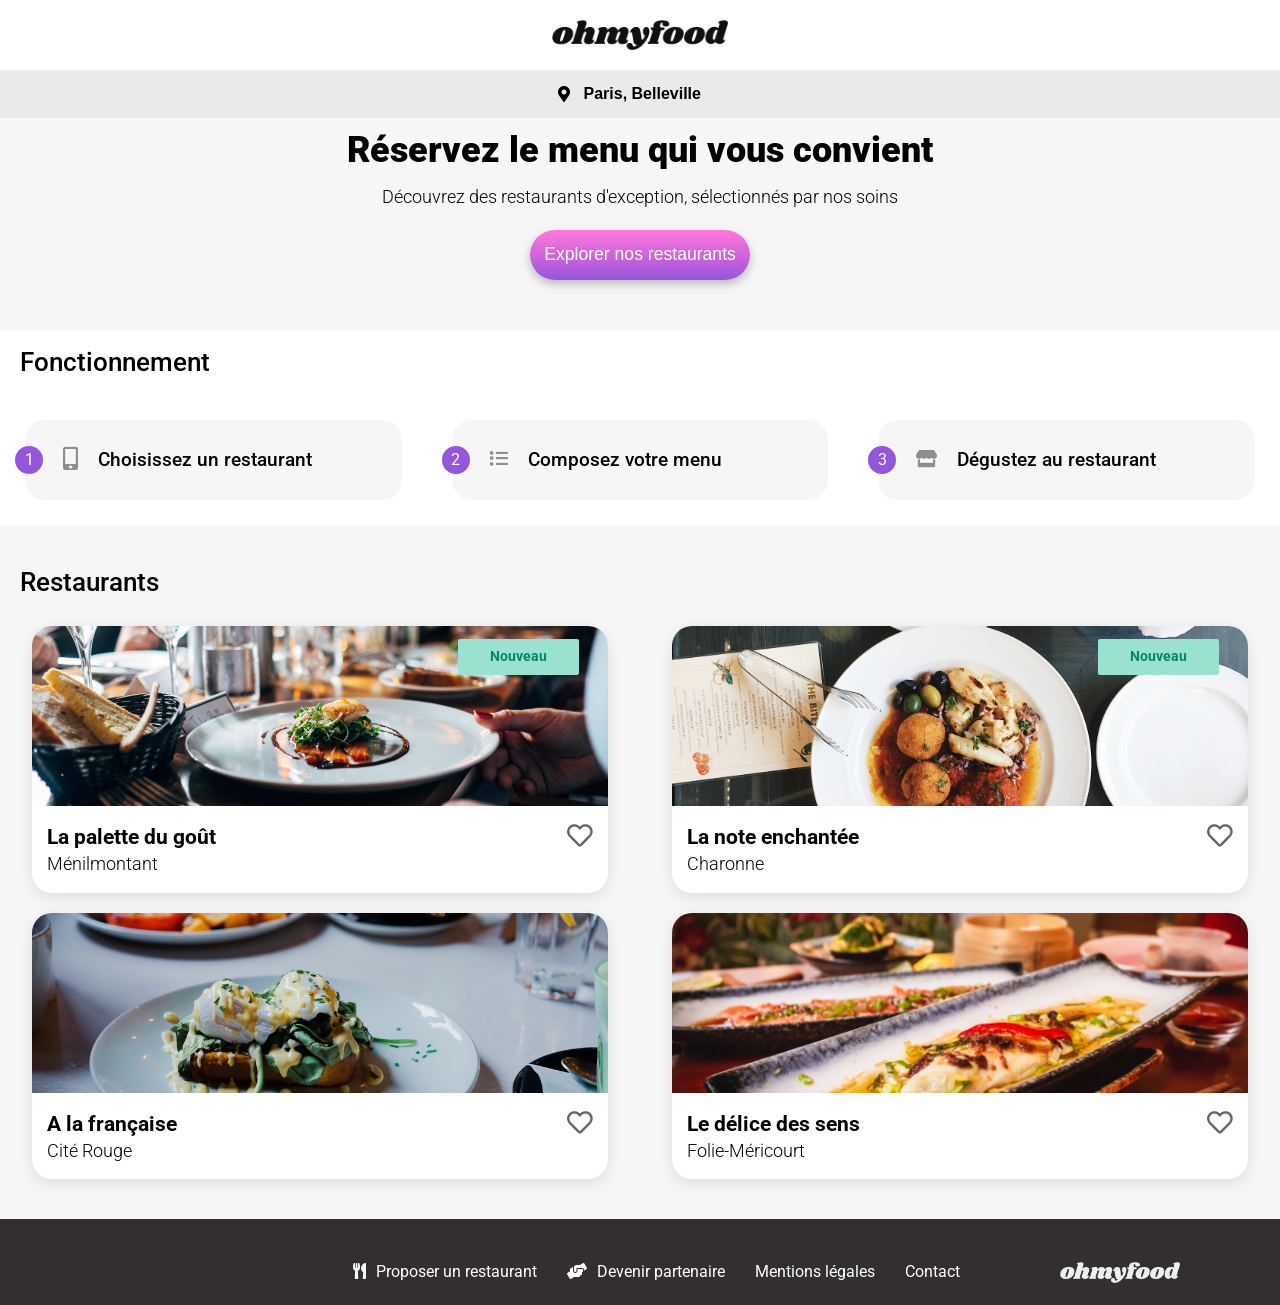
<file: index.html>
<!DOCTYPE html>
<html lang="fr">
  <head>
    <meta charset="UTF-8" />
    <meta name="viewport" content="width=device-width, initial-scale=1.0" />
    <link rel="stylesheet" href="./assets/Index.css" />
    <title>Ohmyfood</title>
    <link rel="preconnect" href="https://fonts.googleapis.com" />
    <link rel="preconnect" href="https://fonts.gstatic.com" crossorigin />
    <link
      href="https://fonts.googleapis.com/css2?family=Roboto:wght@300;400;500;900&display=swap"
      rel="stylesheet"
    />
    <link
      href="https://fonts.googleapis.com/css2?family=Shrikhand&display=swap"
      rel="stylesheet"
    />
    <link
      rel="stylesheet"
      href="https://cdnjs.cloudflare.com/ajax/libs/font-awesome/5.15.3/css/all.min.css"
      integrity="sha512-iBBXm8fW90+nuLcSKlbmrPcLa0OT92xO1BIsZ+ywDWZCvqsWgccV3gFoRBv0z+8dLJgyAHIhR35VZc2oM/gI1w=="
      crossorigin="anonymous"
    />
  </head>

  <body>
    <div class="chargement-content">
      <div class="chargement"></div>
    </div>
    <div class="content">
      <header>
        <img
          class="logo"
          src="./assets/images/logo/ohmyfood.png"
          alt="logo Ohmyfood"
        />
      </header>

      <main>
        <section id="accueil">
          <div class="maps">
            <span>
              <i class="fas fa-map-marker-alt maps__icon"></i>
            </span>
            <span class="maps__search">
              <input
                type="search"
                name="city"
                value=" Paris, Belleville"
                placeholder="Votre ville"
              />
            </span>
          </div>
          <div class="slogan">
            <h1>Réservez le menu qui vous convient</h1>
            <p>
              Découvrez des restaurants d'exception, sélectionnés par nos soins
            </p>
            <span>
              <button class="slogan__btn">Explorer nos restaurants</button>
            </span>
          </div>
        </section>

        <section id="action">
          <h2>Fonctionnement</h2>
          <ul class="action__item">
            <li>
              <div class="action__number">1</div>
              <div class="action__icon">
                <i class="fas fa-mobile-alt fa-lg"></i>
              </div>
              <p>Choisissez un restaurant</p>
            </li>
            <li>
              <div class="action__number">2</div>
              <div class="action__icon"><i class="fas fa-list"></i></div>
              <p>Composez votre menu</p>
            </li>
            <li>
              <div class="action__number">3</div>
              <div class="action__icon"><i class="fas fa-store"></i></div>
              <p>Dégustez au restaurant</p>
            </li>
          </ul>
        </section>

        <section>
          <div id="menus_restaurant">
            <h2>Restaurants</h2>
            <div class="menus__cartes">
              <div class="card">
                <div class="btn__card">
                  <span class="new"> Nouveau </span>
                </div>
                <figure>
                  <a href="menu/menu_palette_du_gout.html">
                    <img
                      src="./assets/images/restaurants/jay-wennington-N_Y88TWmGwA-unsplash.jpg"
                      alt="palette du goût"
                    />
                  </a>
                  <figcaption>
                    <div class="carte">
                      <h3>La palette du goût</h3>
                      <span><i class="heart far fa-heart"></i></span>
                    </div>
                    <p>Ménilmontant</p>
                  </figcaption>
                </figure>
              </div>

              <div class="card">
                <div class="btn__card">
                  <span class="new"> Nouveau </span>
                </div>
                <figure>
                  <a href="menu/menu_La_note_enchantee.html">
                    <img
                      src="./assets/images/restaurants/stil-u2Lp8tXIcjw-unsplash.jpg"
                      alt="la note enchantée"
                    />
                  </a>
                  <figcaption>
                    <div class="carte">
                      <h3>La note enchantée</h3>
                      <span> <i class="heart far fa-heart"></i></span>
                    </div>
                    <p>Charonne</p>
                  </figcaption>
                </figure>
              </div>

              <div class="card">
                <div class="btn__card"></div>
                <figure>
                  <a href="menu/menu_a_la_francaise.html">
                    <img
                      src="./assets/images/restaurants/toa-heftiba-DQKerTsQwi0-unsplash.jpg"
                      alt="à la française"
                    />
                  </a>
                  <figcaption>
                    <div class="carte">
                      <h3>A la française</h3>
                      <span><i class="heart far fa-heart"></i></span>
                    </div>
                    <p>Cité Rouge</p>
                  </figcaption>
                </figure>
              </div>

              <div class="card">
                <div class="btn__card"></div>
                <figure>
                  <a href="menu/menu_le_delice_des_sens.html">
                    <img
                      src="./assets/images/restaurants/louis-hansel-shotsoflouis-qNBGVyOCY8Q-unsplash.jpg"
                      alt="le délice des sens"
                    />
                  </a>
                  <figcaption>
                    <div class="carte">
                      <h3>Le délice des sens</h3>
                      <span><i class="heart far fa-heart"></i></span>
                    </div>
                    <p>Folie-Méricourt</p>
                  </figcaption>
                </figure>
              </div>
            </div>
          </div>
        </section>
      </main>

      <footer>
        <img
          class="logo"
          src="./assets/images/logo/ohmyfood.png"
          alt="logo Restaurant"
        />
        <ul>
          <li>
            <a href="#"
              ><i class="fas fa-utensils"></i>Proposer un restaurant</a
            >
          </li>
          <li>
            <a href="#"
              ><i class="fas fa-hands-helping"></i>Devenir partenaire</a
            >
          </li>
          <li><a href="#">Mentions légales</a></li>
          <li>
            <a href="mailto:contact@ohmyfood.com?subject=&body=">Contact</a>
          </li>
        </ul>
      </footer>
    </div>
  </body>
</html>
</file>
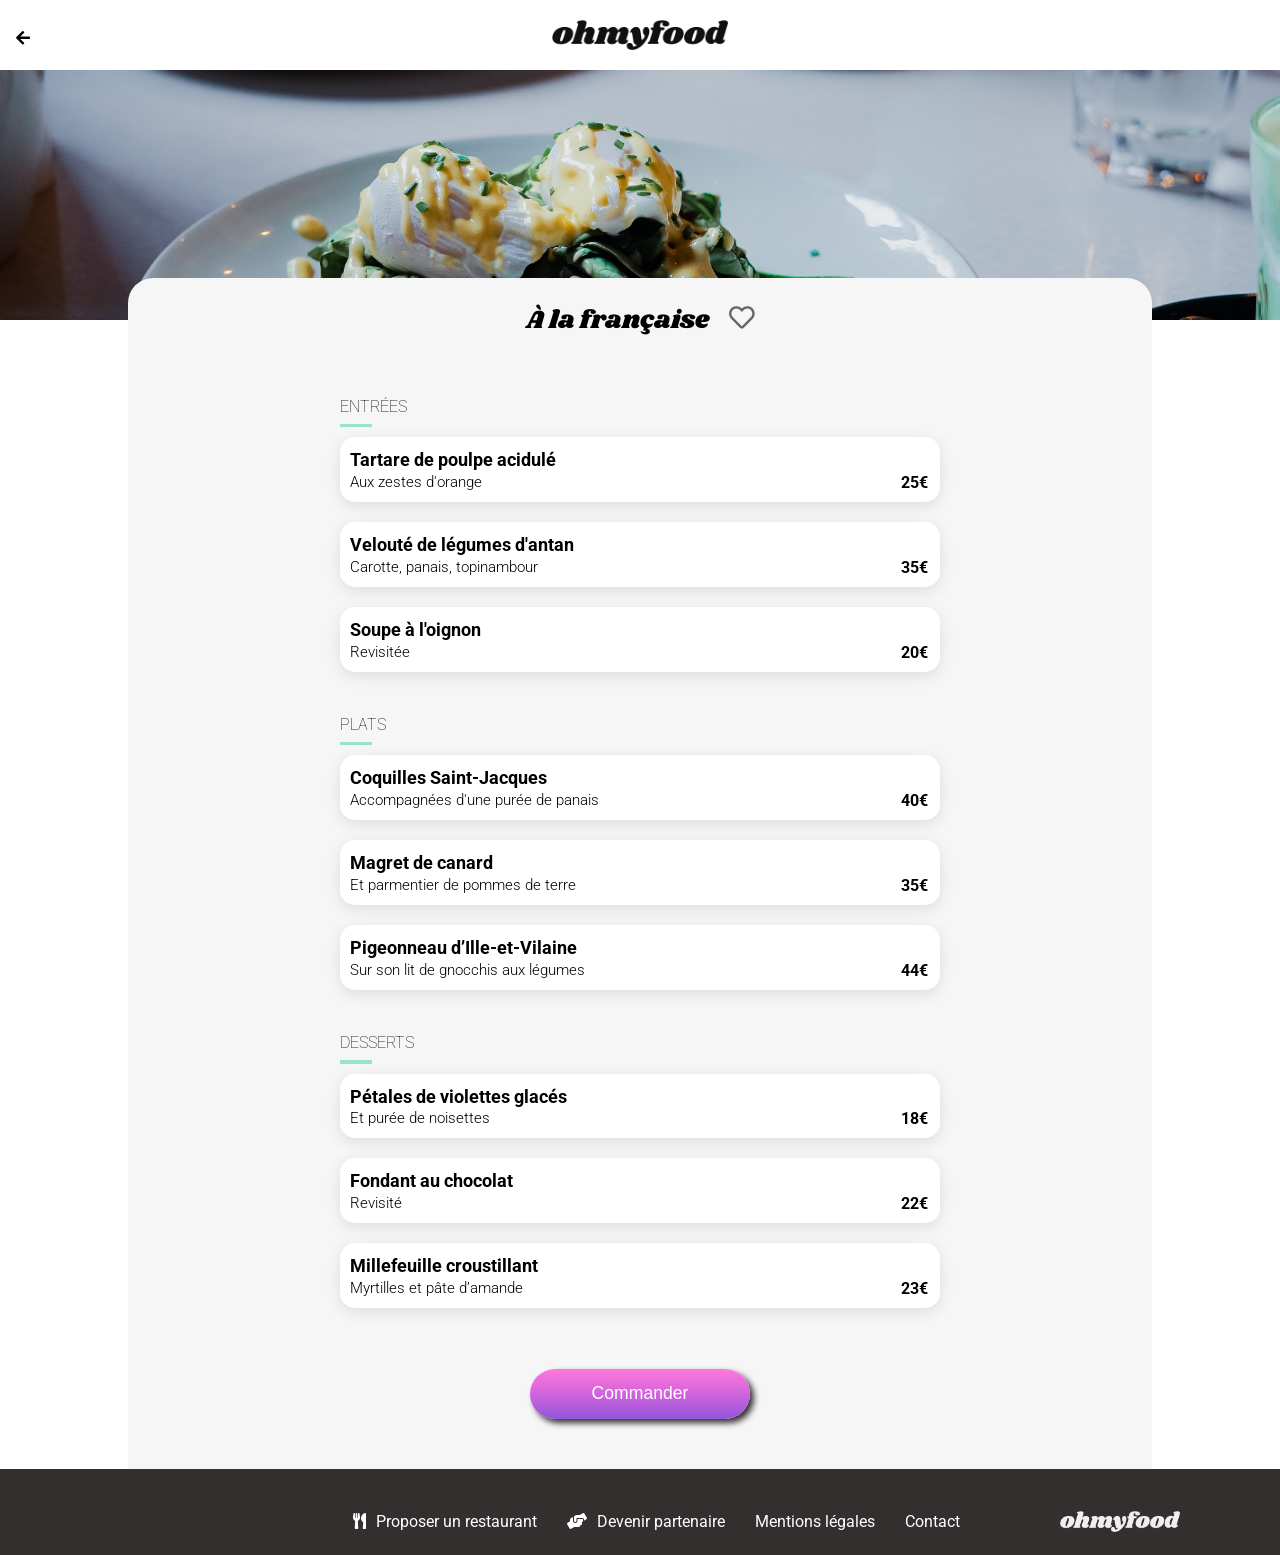
<file: menu/menu_a_la_francaise.html>
<!DOCTYPE html>
<html lang="fr">
  <head>
    <!--Information sur le site-->
    <meta charset="UTF-8" />
    <meta name="viewport" content="width=device-width, nitial-scale=1.0" />
    <link rel="stylesheet" href="../assets/Index.css" />
    <title>Ohmyfood</title>
    <!-- Google Fonts-->
    <link rel="preconnect" href="https://fonts.googleapis.com" />
    <link rel="preconnect" href="https://fonts.gstatic.com" crossorigin />
    <link
      href="https://fonts.googleapis.com/css2?family=Roboto:wght@300;400;500;900&display=swap"
      rel="stylesheet"
    />
    <link
      href="https://fonts.googleapis.com/css2?family=Shrikhand&display=swap"
      rel="stylesheet"
    />
    <!-- Font Awesome-->
    <link
      rel="stylesheet"
      href="https://cdnjs.cloudflare.com/ajax/libs/font-awesome/5.15.3/css/all.min.css"
      integrity="sha512-iBBXm8fW90+nuLcSKlbmrPcLa0OT92xO1BIsZ+ywDWZCvqsWgccV3gFoRBv0z+8dLJgyAHIhR35VZc2oM/gI1w=="
      crossorigin="anonymous"
    />
  </head>

  <body>
    <!--Hearder avec retour a la page index-->
    <header>
      <a href="../index.html">
        <i class="fas fa-arrow-left"></i>
      </a>
      <img
        class="logo"
        src="../assets/images/logo/ohmyfood.png"
        alt="logo Ohmyfood"
      />
    </header>
    <!---Image Header-->
    <div class="header__img">
      <img
        src="../assets/images/restaurants/toa-heftiba-DQKerTsQwi0-unsplash.jpg"
        alt="menu À la française"
        title="ohmyfood menu À la française"
      />
    </div>
    <!--Main menu3 menu À la française -->
    <main>
      <div class="main__menu">
        <div class="menus__title">
          <h2>À la française</h2>
          <span><i class="heart far fa-heart"></i></span>
        </div>
        <div class="full__menu">
          <!--les Entrées -->
          <div class="menuentree">
            <div class="menu__title">
              <h3>Entrées</h3>
            </div>
            <div class="meals delay1">
              <h4>Tartare de poulpe acidulé</h4>
              <div class="last__line">
                <p>Aux zestes d'orange</p>
                <span class="num">25€</span>
              </div>
              <div class="cross">
                <span><i class="fas fa-check-circle fa-2x"></i></span>
              </div>
            </div>
            <div class="meals delay2">
              <h4>Velouté de légumes d'antan</h4>
              <div class="last__line">
                <p>Carotte, panais, topinambour</p>
                <span class="num">35€</span>
              </div>
              <div class="cross">
                <span><i class="fas fa-check-circle fa-2x"></i></span>
              </div>
            </div>
            <div class="meals delay3">
              <h4>Soupe à l'oignon</h4>
              <div class="last__line">
                <p>Revisitée</p>
                <span class="num">20€</span>
              </div>
              <div class="cross">
                <span><i class="fas fa-check-circle fa-2x"></i></span>
              </div>
            </div>
          </div>

          <!-- les Plats principaux -->
          <div class="menuplats">
            <div class="menu__title">
              <h3>Plats</h3>
            </div>
            <div class="meals delay1">
              <h4>Coquilles Saint-Jacques</h4>
              <div class="last__line">
                <p>Accompagnées d'une purée de panais</p>
                <span class="num">40€</span>
              </div>
              <div class="cross">
                <span><i class="fas fa-check-circle fa-2x"></i></span>
              </div>
            </div>
            <div class="meals delay2">
              <h4>Magret de canard</h4>
              <div class="last__line">
                <p>Et parmentier de pommes de terre</p>
                <span class="num">35€</span>
              </div>
              <div class="cross">
                <span><i class="fas fa-check-circle fa-2x"></i></span>
              </div>
            </div>
            <div class="meals delay3">
              <h4>Pigeonneau d’Ille-et-Vilaine</h4>
              <div class="last__line">
                <p>Sur son lit de gnocchis aux légumes</p>
                <span class="num">44€</span>
              </div>
              <div class="cross">
                <span><i class="fas fa-check-circle fa-2x"></i></span>
              </div>
            </div>
          </div>

          <!-- les Desserts -->
          <div class="menudessert">
            <div class="menu__title">
              <h3>Desserts</h3>
            </div>
            <div class="meals delay1">
              <h4>Pétales de violettes glacés</h4>
              <div class="last__line">
                <p>Et purée de noisettes</p>
                <span class="num">18€</span>
              </div>
              <div class="cross">
                <span><i class="fas fa-check-circle fa-2x"></i></span>
              </div>
            </div>
            <div class="meals delay2">
              <h4>Fondant au chocolat</h4>
              <div class="last__line">
                <p>Revisité</p>
                <span class="num">22€</span>
              </div>
              <div class="cross">
                <span><i class="fas fa-check-circle fa-2x"></i></span>
              </div>
            </div>
            <div class="meals delay3">
              <h4>Millefeuille croustillant</h4>
              <div class="last__line">
                <p>Myrtilles et pâte d’amande</p>
                <span class="num">23€</span>
              </div>
              <div class="cross">
                <span><i class="fas fa-check-circle fa-2x"></i></span>
              </div>
            </div>
          </div>
        </div>
      </div>
      <div class="command">
        <span class="btn__order">
          <button>Commander</button>
        </span>
      </div>
    </main>
    <footer>
      <img
        class="logo"
        src="../assets/images/logo/ohmyfood.png"
        alt="logo Restaurant"
      />
      <ul>
        <li>
          <a href="#"><i class="fas fa-utensils"></i>Proposer un restaurant</a>
        </li>
        <li>
          <a href="#"><i class="fas fa-hands-helping"></i>Devenir partenaire</a>
        </li>
        <li><a href="#">Mentions légales</a></li>
        <li>
          <a href="mailto:contact@ohmyfood.com?subject=&body=">Contact</a>
        </li>
      </ul>
    </footer>
  </body>
</html>
</file>
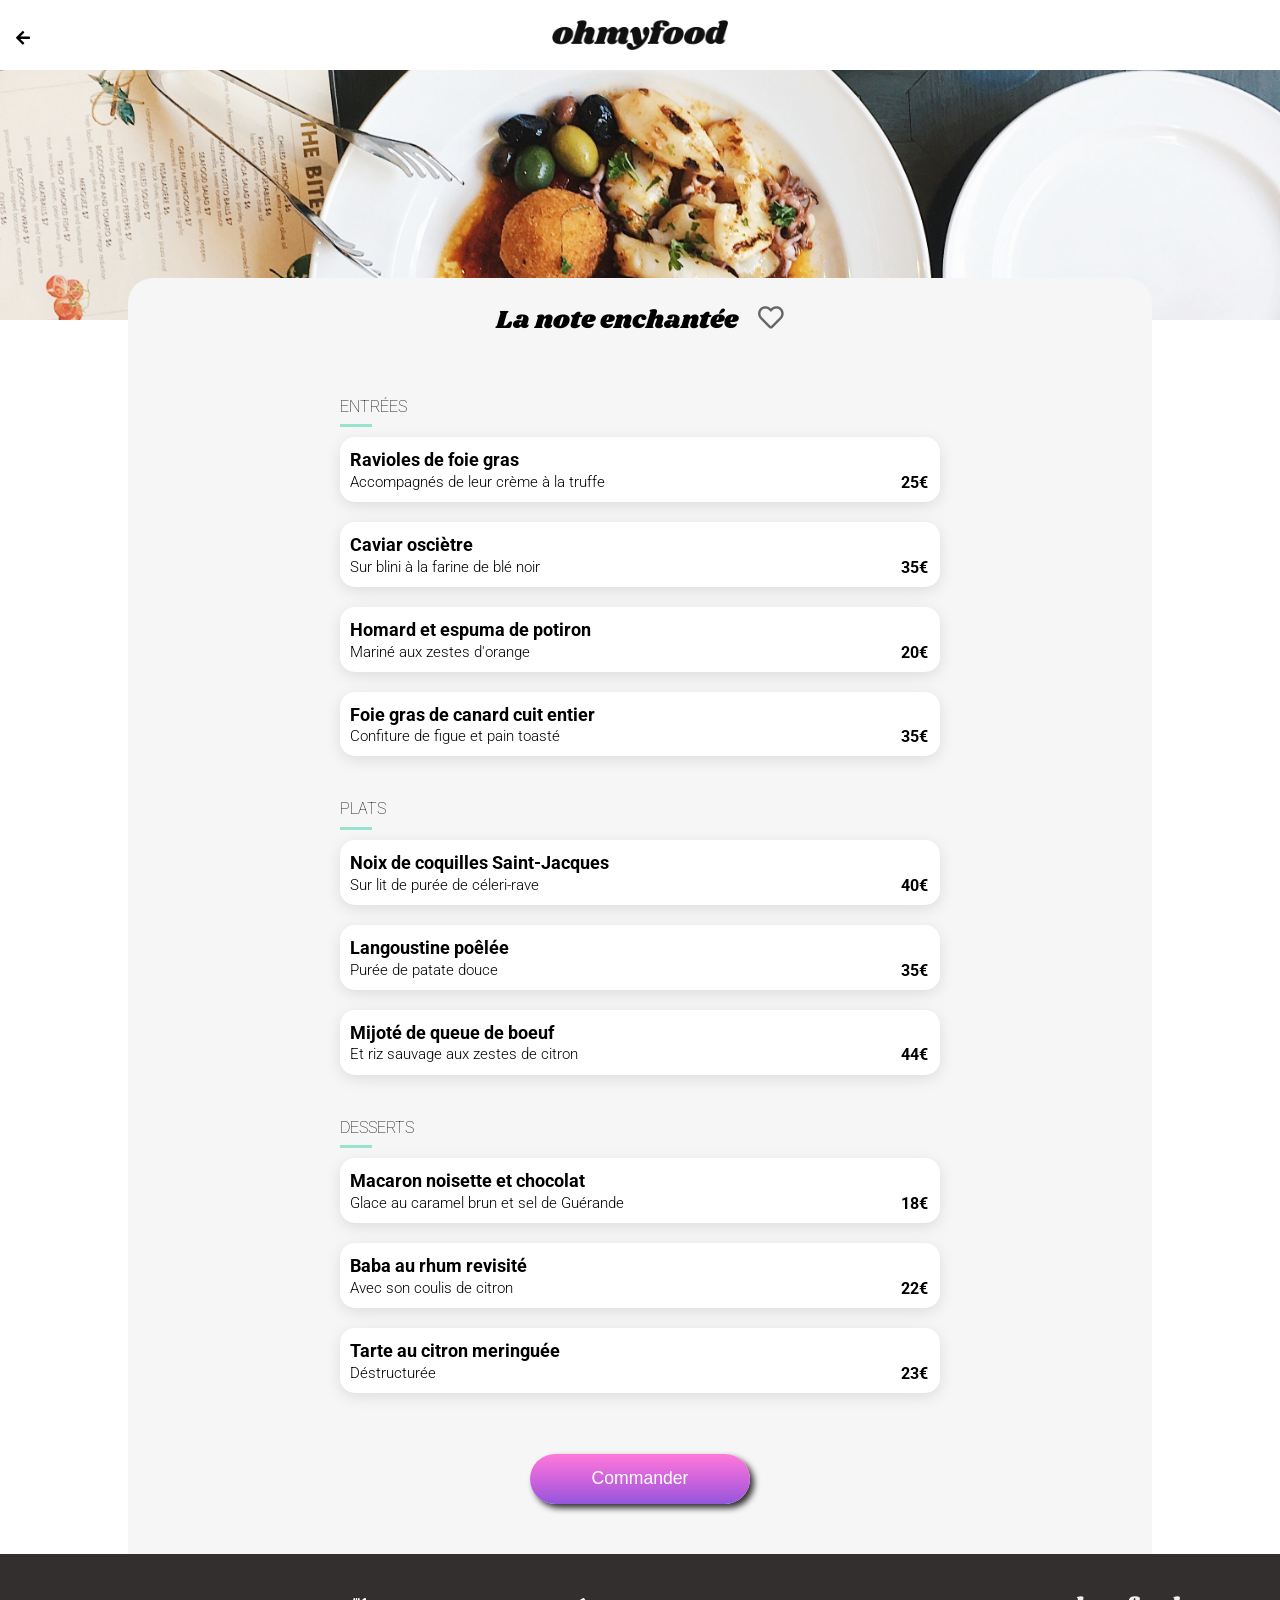
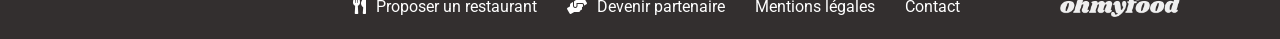
<file: menu/menu_La_note_enchantee.html>
<!DOCTYPE html>
<html lang="fr">
  <head>
    <!--Information sur le site-->
    <meta charset="UTF-8" />
    <meta name="viewport" content="width=device-width, initial-scale=1.0" />
    <link rel="stylesheet" href="../assets/Index.css" />
    <title>Ohmyfood</title>
    <!-- Google Fonts-->
    <link rel="preconnect" href="https://fonts.googleapis.com" />
    <link rel="preconnect" href="https://fonts.gstatic.com" crossorigin />
    <link
      href="https://fonts.googleapis.com/css2?family=Roboto:wght@300;400;500;900&display=swap"
      rel="stylesheet"
    />
    <link
      href="https://fonts.googleapis.com/css2?family=Shrikhand&display=swap"
      rel="stylesheet"
    />
    <!-- Font Awesome-->
    <link
      rel="stylesheet"
      href="https://cdnjs.cloudflare.com/ajax/libs/font-awesome/5.15.3/css/all.min.css"
      integrity="sha512-iBBXm8fW90+nuLcSKlbmrPcLa0OT92xO1BIsZ+ywDWZCvqsWgccV3gFoRBv0z+8dLJgyAHIhR35VZc2oM/gI1w=="
      crossorigin="anonymous"
    />
  </head>

  <body>
    <!--Hearder avec retour a la page index-->
    <header>
      <a href="../index.html">
        <i class="fas fa-arrow-left"></i>
      </a>
      <img
        class="logo"
        src="../assets/images/logo/ohmyfood.png"
        alt="logo Ohmyfood"
      />
    </header>

    <!---Image Header-->
    <div class="header__img">
      <img
        src="../assets/images/restaurants/stil-u2Lp8tXIcjw-unsplash.jpg"
        alt="menu La note enchantée"
        title="ohmyfood menu La note enchantée"
      />
    </div>
    <!--Main menu2 menu La note enchantée-->
    <main>
      <div class="main__menu">
        <div class="menus__title">
          <h2>La note enchantée</h2>
          <span><i class="heart far fa-heart"></i></span>
        </div>
        <div class="full__menu">
          <!--les Entrées -->
          <div class="menuentree">
            <div class="menu__title">
              <h3>Entrées</h3>
            </div>
            <div class="meals delay1">
              <h4>Ravioles de foie gras</h4>
              <div class="last__line">
                <p>Accompagnés de leur crème à la truffe</p>
                <span class="num">25€</span>
              </div>
              <div class="cross">
                <span><i class="fas fa-check-circle fa-2x"></i></span>
              </div>
            </div>
            <div class="meals delay2">
              <h4>Caviar osciètre</h4>
              <div class="last__line">
                <p>Sur blini à la farine de blé noir</p>
                <span class="num">35€</span>
              </div>
              <div class="cross">
                <span><i class="fas fa-check-circle fa-2x"></i></span>
              </div>
            </div>
            <div class="meals delay3">
              <h4>Homard et espuma de potiron</h4>
              <div class="last__line">
                <p>Mariné aux zestes d'orange</p>
                <span class="num">20€</span>
              </div>
              <div class="cross">
                <span><i class="fas fa-check-circle fa-2x"></i></span>
              </div>
            </div>
            <div class="meals delay4">
              <h4>Foie gras de canard cuit entier</h4>
              <div class="last__line">
                <p>Confiture de figue et pain toasté</p>
                <span class="num">35€</span>
              </div>
              <div class="cross">
                <span><i class="fas fa-check-circle fa-2x"></i></span>
              </div>
            </div>
          </div>

          <!--les Plats principaux -->
          <div class="menuplats">
            <div class="menu__title">
              <h3>Plats</h3>
            </div>
            <div class="meals delay1">
              <h4>Noix de coquilles Saint-Jacques</h4>
              <div class="last__line">
                <p>Sur lit de purée de céleri-rave</p>
                <span class="num">40€</span>
              </div>
              <div class="cross">
                <span><i class="fas fa-check-circle fa-2x"></i></span>
              </div>
            </div>
            <div class="meals delay2">
              <h4>Langoustine poêlée</h4>
              <div class="last__line">
                <p>Purée de patate douce</p>
                <span class="num">35€</span>
              </div>
              <div class="cross">
                <span><i class="fas fa-check-circle fa-2x"></i></span>
              </div>
            </div>
            <div class="meals delay3">
              <h4>Mijoté de queue de boeuf</h4>
              <div class="last__line">
                <p>Et riz sauvage aux zestes de citron</p>
                <span class="num">44€</span>
              </div>
              <div class="cross">
                <span><i class="fas fa-check-circle fa-2x"></i></span>
              </div>
            </div>
          </div>

          <!-- les Desserts -->
          <div class="menudessert">
            <div class="menu__title">
              <h3>Desserts</h3>
            </div>
            <div class="meals delay1">
              <h4>Macaron noisette et chocolat</h4>
              <div class="last__line">
                <p>Glace au caramel brun et sel de Guérande</p>
                <span class="num">18€</span>
              </div>
              <div class="cross">
                <span><i class="fas fa-check-circle fa-2x"></i></span>
              </div>
            </div>
            <div class="meals delay2">
              <h4>Baba au rhum revisité</h4>
              <div class="last__line">
                <p>Avec son coulis de citron</p>
                <span class="num">22€</span>
              </div>
              <div class="cross">
                <span><i class="fas fa-check-circle fa-2x"></i></span>
              </div>
            </div>
            <div class="meals delay3">
              <h4>Tarte au citron meringuée</h4>
              <div class="last__line">
                <p>Déstructurée</p>
                <span class="num">23€</span>
              </div>
              <div class="cross">
                <span><i class="fas fa-check-circle fa-2x"></i></span>
              </div>
            </div>
          </div>
        </div>
      </div>
      <div class="command">
        <span class="btn__order">
          <button>Commander</button>
        </span>
      </div>
    </main>
    <footer>
      <img
        class="logo"
        src="../assets/images/logo/ohmyfood.png"
        alt="logo Restaurant"
      />
      <ul>
        <li>
          <a href="#"><i class="fas fa-utensils"></i>Proposer un restaurant</a>
        </li>
        <li>
          <a href="#"><i class="fas fa-hands-helping"></i>Devenir partenaire</a>
        </li>
        <li><a href="#">Mentions légales</a></li>
        <li>
          <a href="mailto:contact@ohmyfood.com?subject=&body=">Contact</a>
        </li>
      </ul>
    </footer>
  </body>
</html>
</file>
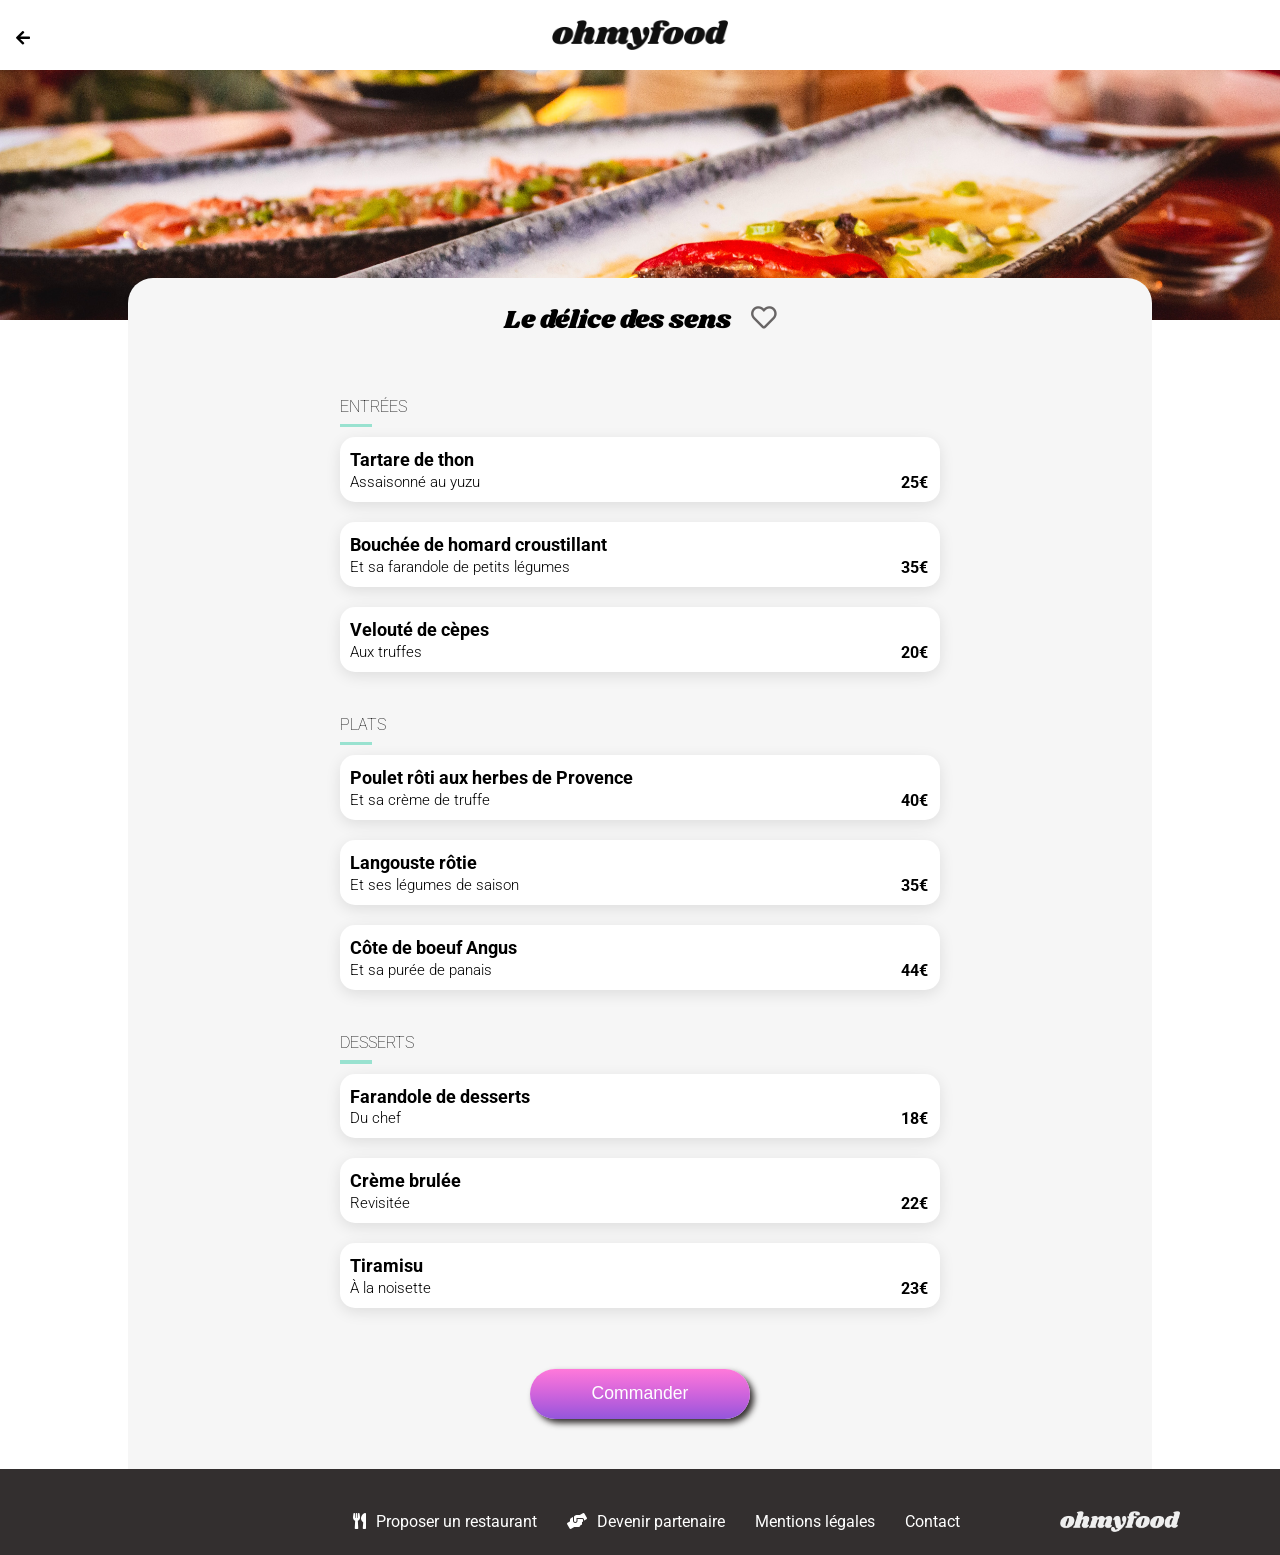
<file: menu/menu_le_delice_des_sens.html>
<!DOCTYPE html>
<html lang="fr">
  <head>
    <!--Information sur le site-->
    <meta charset="UTF-8" />
    <meta name="viewport" content="width=device-width, initial-scale=1.0" />
    <link rel="stylesheet" href="../assets/Index.css" />
    <title>Ohmyfood</title>
    <!-- Google Fonts-->
    <link rel="preconnect" href="https://fonts.googleapis.com" />
    <link rel="preconnect" href="https://fonts.gstatic.com" crossorigin />
    <link
      href="https://fonts.googleapis.com/css2?family=Roboto:wght@300;400;500;900&display=swap"
      rel="stylesheet"
    />
    <link
      href="https://fonts.googleapis.com/css2?family=Shrikhand&display=swap"
      rel="stylesheet"
    />
    <!-- Font Awesome-->
    <link
      rel="stylesheet"
      href="https://cdnjs.cloudflare.com/ajax/libs/font-awesome/5.15.3/css/all.min.css"
      integrity="sha512-iBBXm8fW90+nuLcSKlbmrPcLa0OT92xO1BIsZ+ywDWZCvqsWgccV3gFoRBv0z+8dLJgyAHIhR35VZc2oM/gI1w=="
      crossorigin="anonymous"
    />
  </head>
  <body>
    <!--Hearder avec retour a la page index-->
    <header>
      <a href="../index.html">
        <i class="fas fa-arrow-left"></i>
      </a>
      <img
        class="logo"
        src="../assets/images/logo/ohmyfood.png"
        alt="logo Ohmyfood"
      />
    </header>
    <!---Image Header-->
    <div class="header__img">
      <img
        src="../assets/images/restaurants/louis-hansel-shotsoflouis-qNBGVyOCY8Q-unsplash.jpg"
        alt=" menu Le délice des sens"
        title="ohmyfood  menu Le délice des sens"
      />
    </div>
    <!--Main menu4 menu Le délice des sens-->
    <main>
      <div class="main__menu">
        <div class="menus__title">
          <h2>Le délice des sens</h2>
          <span><i class="heart far fa-heart"></i></span>
        </div>
        <div class="full__menu">
          <!--les Entrées -->
          <div class="menuentree">
            <div class="menu__title">
              <h3>Entrées</h3>
            </div>
            <div class="meals delay1">
              <h4>Tartare de thon</h4>
              <div class="last__line">
                <p>Assaisonné au yuzu</p>
                <span class="num">25€</span>
              </div>
              <div class="cross">
                <span><i class="fas fa-check-circle fa-2x"></i></span>
              </div>
            </div>
            <div class="meals delay2">
              <h4>Bouchée de homard croustillant</h4>
              <div class="last__line">
                <p>Et sa farandole de petits légumes</p>
                <span class="num">35€</span>
              </div>
              <div class="cross">
                <span><i class="fas fa-check-circle fa-2x"></i></span>
              </div>
            </div>
            <div class="meals delay3">
              <h4>Velouté de cèpes</h4>
              <div class="last__line">
                <p>Aux truffes</p>
                <span class="num">20€</span>
              </div>
              <div class="cross">
                <span><i class="fas fa-check-circle fa-2x"></i></span>
              </div>
            </div>
          </div>

          <!--les Plats principaux -->
          <div class="menuplats">
            <div class="menu__title">
              <h3>Plats</h3>
            </div>
            <div class="meals delay1">
              <h4>Poulet rôti aux herbes de Provence</h4>
              <div class="last__line">
                <p>Et sa crème de truffe</p>
                <span class="num">40€</span>
              </div>
              <div class="cross">
                <span><i class="fas fa-check-circle fa-2x"></i></span>
              </div>
            </div>
            <div class="meals delay2">
              <h4>Langouste rôtie</h4>
              <div class="last__line">
                <p>Et ses légumes de saison</p>
                <span class="num">35€</span>
              </div>
              <div class="cross">
                <span><i class="fas fa-check-circle fa-2x"></i></span>
              </div>
            </div>
            <div class="meals delay3">
              <h4>Côte de boeuf Angus</h4>
              <div class="last__line">
                <p>Et sa purée de panais</p>
                <span class="num">44€</span>
              </div>
              <div class="cross">
                <span><i class="fas fa-check-circle fa-2x"></i></span>
              </div>
            </div>
          </div>

          <!--les Desserts -->
          <div class="menudessert">
            <div class="menu__title">
              <h3>Desserts</h3>
            </div>
            <div class="meals delay1">
              <h4>Farandole de desserts</h4>
              <div class="last__line">
                <p>Du chef</p>
                <span class="num">18€</span>
              </div>
              <div class="cross">
                <span><i class="fas fa-check-circle fa-2x"></i></span>
              </div>
            </div>
            <div class="meals delay2">
              <h4>Crème brulée</h4>
              <div class="last__line">
                <p>Revisitée</p>
                <span class="num">22€</span>
              </div>
              <div class="cross">
                <span><i class="fas fa-check-circle fa-2x"></i></span>
              </div>
            </div>
            <div class="meals delay3">
              <h4>Tiramisu</h4>
              <div class="last__line">
                <p>À la noisette</p>
                <span class="num">23€</span>
              </div>
              <div class="cross">
                <span><i class="fas fa-check-circle fa-2x"></i></span>
              </div>
            </div>
          </div>
        </div>
      </div>
      <div class="command">
        <span class="btn__order">
          <button>Commander</button>
        </span>
      </div>
      <footer>
        <img
          class="logo"
          src="../assets/images/logo/ohmyfood.png"
          alt="logo Restaurant"
        />
        <ul>
          <li>
            <a href="#"
              ><i class="fas fa-utensils"></i>Proposer un restaurant</a
            >
          </li>
          <li>
            <a href="#"
              ><i class="fas fa-hands-helping"></i>Devenir partenaire</a
            >
          </li>
          <li><a href="#">Mentions légales</a></li>
          <li>
            <a href="mailto:contact@ohmyfood.com?subject=&body=">Contact</a>
          </li>
        </ul>
      </footer>
    </main>
  </body>
</html>
</file>
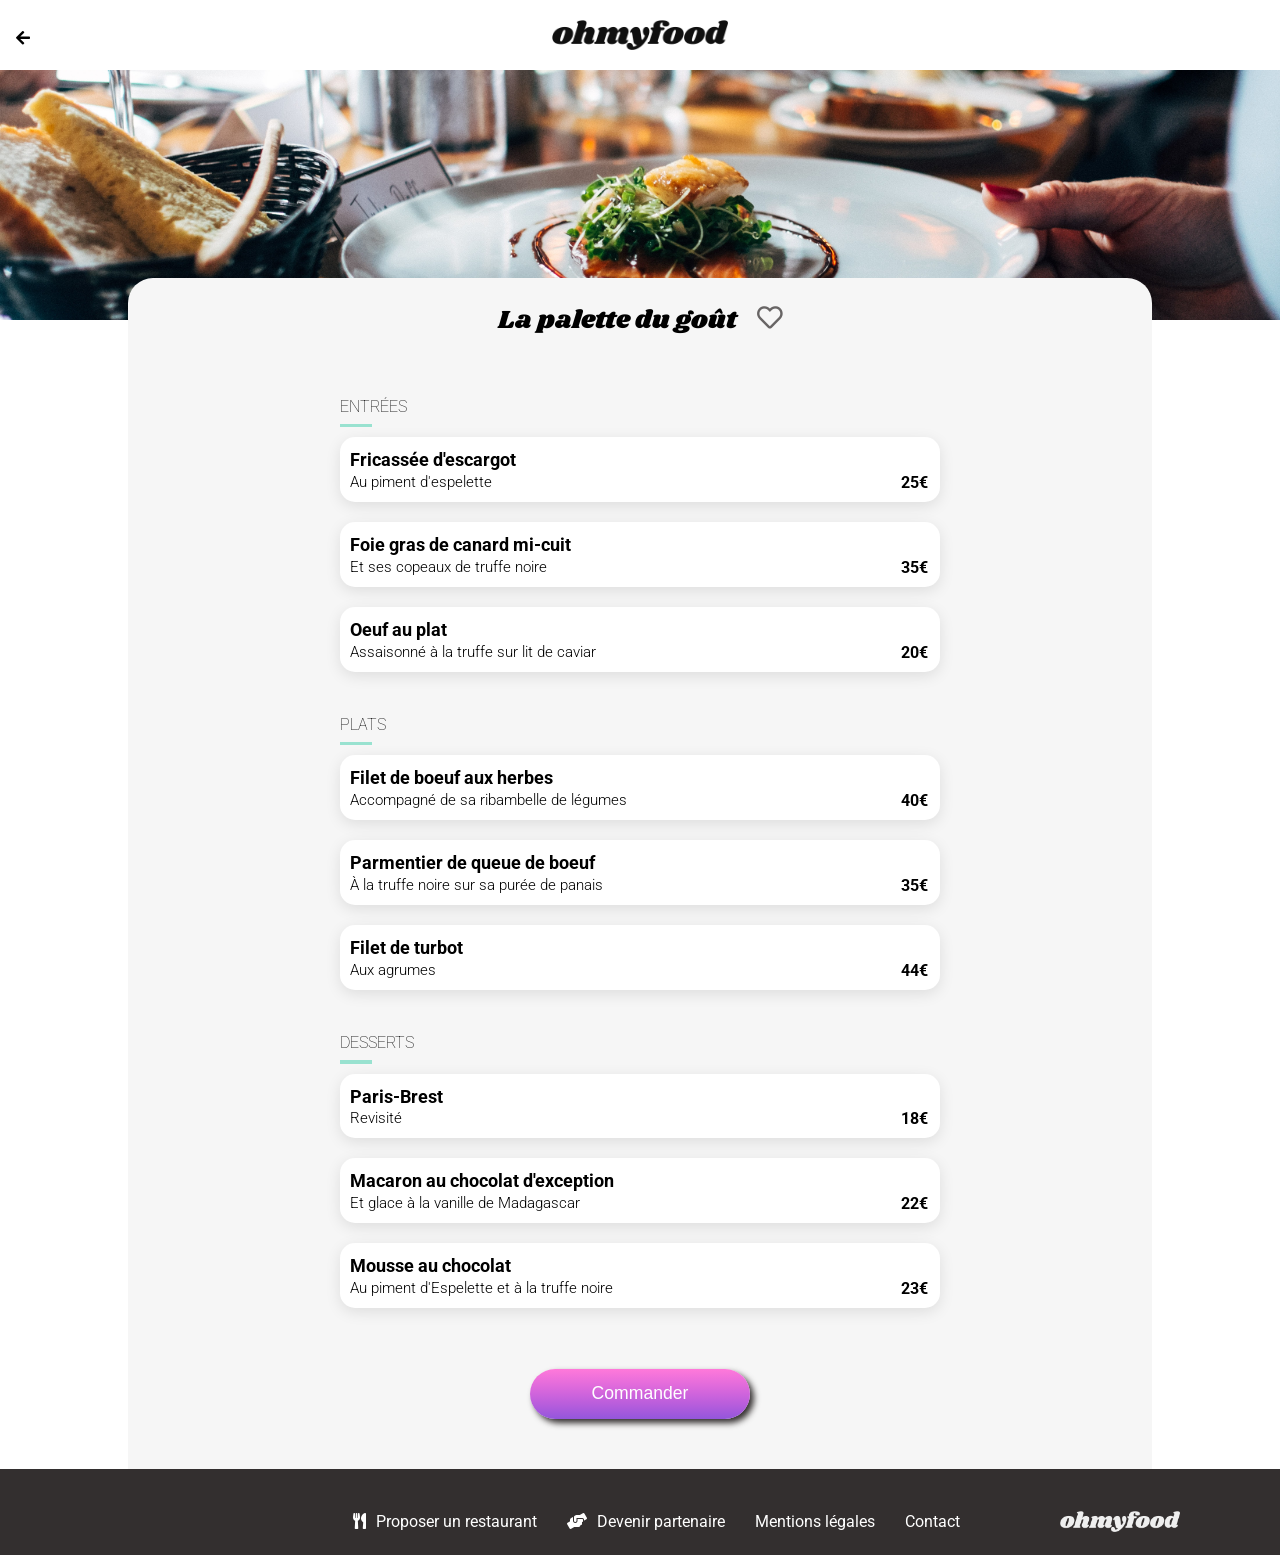
<file: menu/menu_palette_du_gout.html>
<!DOCTYPE html>
<html lang="fr">
  <head>
    <!--Information sur le site-->
    <meta charset="UTF-8" />
    <meta name="viewport" content="width=device-width, initial-scale=1.0" />
    <link rel="stylesheet" href="../assets/Index.css" />
    <title>Ohmyfood</title>
    <!-- Google Fonts-->
    <link rel="preconnect" href="https://fonts.googleapis.com" />
    <link rel="preconnect" href="https://fonts.gstatic.com" crossorigin />
    <link
      href="https://fonts.googleapis.com/css2?family=Roboto:wght@300;400;500;900&display=swap"
      rel="stylesheet"
    />
    <link
      href="https://fonts.googleapis.com/css2?family=Shrikhand&display=swap"
      rel="stylesheet"
    />
    <!-- Font Awesome-->
    <link
      rel="stylesheet"
      href="https://cdnjs.cloudflare.com/ajax/libs/font-awesome/5.15.3/css/all.min.css"
      integrity="sha512-iBBXm8fW90+nuLcSKlbmrPcLa0OT92xO1BIsZ+ywDWZCvqsWgccV3gFoRBv0z+8dLJgyAHIhR35VZc2oM/gI1w=="
      crossorigin="anonymous"
    />
  </head>

  <body>
    <!--Hearder avec retour a la page index-->
    <header>
      <a href="../index.html">
        <i class="fas fa-arrow-left"></i>
      </a>
      <img
        class="logo"
        src="../assets/images/logo/ohmyfood.png"
        alt="logo Ohmyfood"
      />
    </header>
    <!---Image Header-->
    <div class="header__img">
      <img
        src="../assets/images/restaurants/jay-wennington-N_Y88TWmGwA-unsplash.jpg"
        alt="menu palette du gout"
        title="ohmyfood menu palette du gout"
      />
    </div>
    <!--Main menu1 La palette du goût-->
    <main>
      <div class="main__menu">
        <div class="menus__title">
          <h2>La palette du goût</h2>
          <span><i class="heart far fa-heart"></i></span>
        </div>
        <div class="full__menu">
          <!-- les Entrées -->
          <div class="menuentree">
            <div class="menu__title">
              <h3>Entrées</h3>
            </div>
            <div class="meals delay1">
              <h4>Fricassée d'escargot</h4>
              <div class="last__line">
                <p>Au piment d'espelette</p>
                <span class="num">25€</span>
              </div>
              <div class="cross">
                <span><i class="fas fa-check-circle fa-2x"></i></span>
              </div>
            </div>
            <div class="meals delay2">
              <h4>Foie gras de canard mi-cuit</h4>
              <div class="last__line">
                <p>Et ses copeaux de truffe noire</p>
                <span class="num">35€</span>
              </div>
              <div class="cross">
                <span><i class="fas fa-check-circle fa-2x"></i></span>
              </div>
            </div>
            <div class="meals delay3">
              <h4>Oeuf au plat</h4>
              <div class="last__line">
                <p>Assaisonné à la truffe sur lit de caviar</p>
                <span class="num">20€</span>
              </div>
              <div class="cross">
                <span><i class="fas fa-check-circle fa-2x"></i></span>
              </div>
            </div>
          </div>

          <!-- Plats principaux -->
          <div class="menuplats">
            <div class="menu__title">
              <h3>Plats</h3>
            </div>
            <div class="meals delay1">
              <h4>Filet de boeuf aux herbes</h4>
              <div class="last__line">
                <p>Accompagné de sa ribambelle de légumes</p>
                <span class="num">40€</span>
              </div>
              <div class="cross">
                <span><i class="fas fa-check-circle fa-2x"></i></span>
              </div>
            </div>
            <div class="meals delay2">
              <h4>Parmentier de queue de boeuf</h4>
              <div class="last__line">
                <p>À la truffe noire sur sa purée de panais</p>
                <span class="num">35€</span>
              </div>
              <div class="cross">
                <span><i class="fas fa-check-circle fa-2x"></i></span>
              </div>
            </div>
            <div class="meals delay3">
              <h4>Filet de turbot</h4>
              <div class="last__line">
                <p>Aux agrumes</p>
                <span class="num">44€</span>
              </div>
              <div class="cross">
                <span><i class="fas fa-check-circle fa-2x"></i></span>
              </div>
            </div>
          </div>

          <!-- Desserts -->
          <div class="menudessert">
            <div class="menu__title">
              <h3>Desserts</h3>
            </div>
            <div class="meals delay1">
              <h4>Paris-Brest</h4>
              <div class="last__line">
                <p>Revisité</p>
                <span class="num">18€</span>
              </div>
              <div class="cross">
                <span><i class="fas fa-check-circle fa-2x"></i></span>
              </div>
            </div>
            <div class="meals delay2">
              <h4>Macaron au chocolat d'exception</h4>
              <div class="last__line">
                <p>Et glace à la vanille de Madagascar</p>
                <span class="num">22€</span>
              </div>
              <div class="cross">
                <span><i class="fas fa-check-circle fa-2x"></i></span>
              </div>
            </div>
            <div class="meals delay3">
              <h4>Mousse au chocolat</h4>
              <div class="last__line">
                <p>Au piment d'Espelette et à la truffe noire</p>
                <span class="num">23€</span>
              </div>
              <div class="cross">
                <span><i class="fas fa-check-circle fa-2x"></i></span>
              </div>
            </div>
          </div>
        </div>
      </div>
      <div class="command">
        <span class="btn__order">
          <button>Commander</button>
        </span>
      </div>
    </main>
    <footer>
      <img
        class="logo"
        src="../assets/images/logo/ohmyfood.png"
        alt="logo Restaurant"
      />
      <ul>
        <li>
          <a href="#"><i class="fas fa-utensils"></i>Proposer un restaurant</a>
        </li>
        <li>
          <a href="#"><i class="fas fa-hands-helping"></i>Devenir partenaire</a>
        </li>
        <li><a href="#">Mentions légales</a></li>
        <li>
          <a href="mailto:contact@ohmyfood.com?subject=&body=">Contact</a>
        </li>
      </ul>
    </footer>
  </body>
</html>
</file>
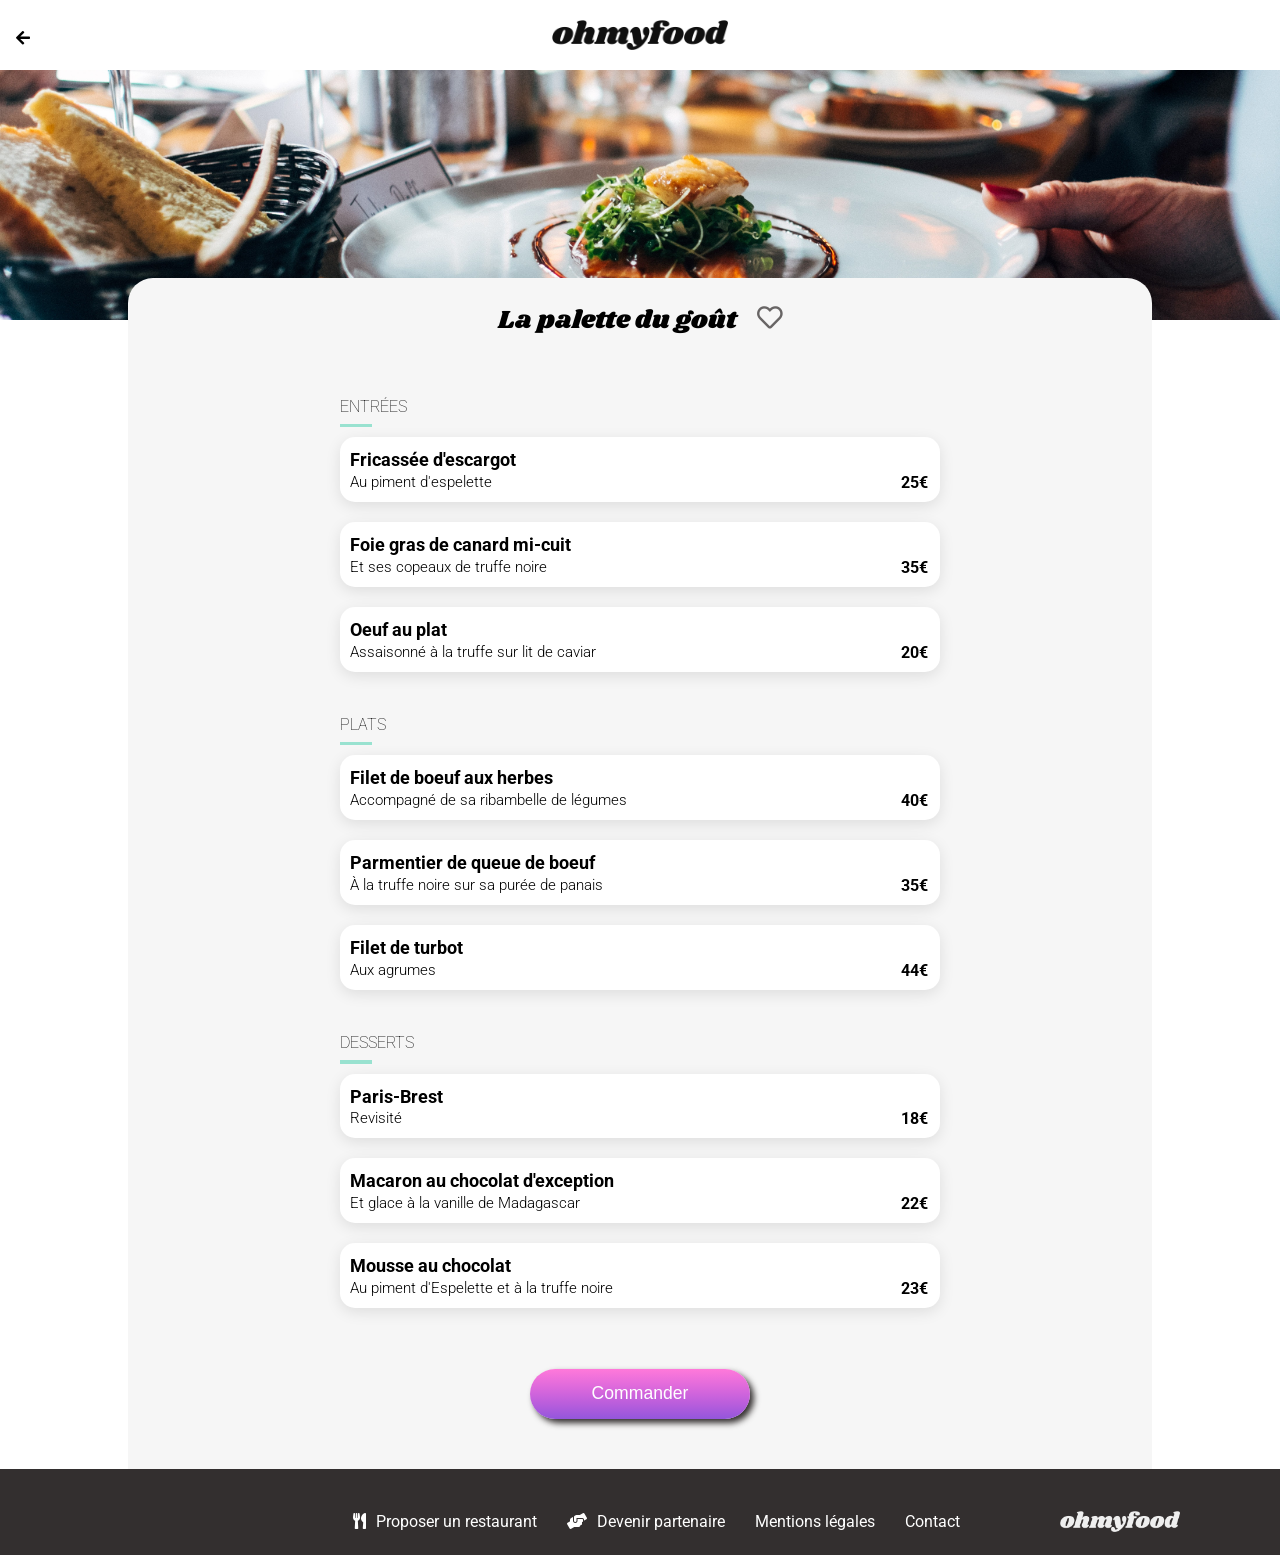
<file: menu/menupalette.html>
<!DOCTYPE html>
<html lang="fr">
  <head>
    <!--Information sur le site-->
    <meta charset="UTF-8" />
    <meta name="viewport" content="width=device-width, initial-scale=1.0" />
    <link rel="stylesheet" href="/assets/Index.css" />
    <title>Ohmyfood</title>
    <!-- Google Fonts-->
    <link rel="preconnect" href="https://fonts.googleapis.com" />
    <link rel="preconnect" href="https://fonts.gstatic.com" crossorigin />
    <link
      href="https://fonts.googleapis.com/css2?family=Roboto:wght@300;400;500;900&display=swap"
      rel="stylesheet"
    />
    <link
      href="https://fonts.googleapis.com/css2?family=Shrikhand&display=swap"
      rel="stylesheet"
    />
    <!-- Font Awesome-->
    <link
      rel="stylesheet"
      href="https://cdnjs.cloudflare.com/ajax/libs/font-awesome/5.15.3/css/all.min.css"
      integrity="sha512-iBBXm8fW90+nuLcSKlbmrPcLa0OT92xO1BIsZ+ywDWZCvqsWgccV3gFoRBv0z+8dLJgyAHIhR35VZc2oM/gI1w=="
      crossorigin="anonymous"
    />
  </head>

  <body>
    <!--Hearder avec retour a la page index-->
    <header>
      <a href="../index.html">
        <i class="fas fa-arrow-left"></i>
      </a>
      <img
        class="logo"
        src="/assets/images/logo/ohmyfood.png"
        alt="logo Ohmyfood"
      />
    </header>
    <!---Image Header-->
    <div class="header__img">
      <img
        src="/assets/images/restaurants/jay-wennington-N_Y88TWmGwA-unsplash.jpg"
        alt="menu palette du gout"
        title="ohmyfood menu palette du gout"
      />
    </div>
    <!--Main menu1 La palette du goût-->
    <main>
      <div class="main__menu">
        <div class="menus__title">
          <h2>La palette du goût</h2>
          <span><i class="heart far fa-heart"></i></span>
        </div>
        <div class="full__menu">
          <!-- les Entrées -->
          <div class="menuentree">
            <div class="menu__title">
              <h3>Entrées</h3>
            </div>
            <div class="meals delay1">
              <h4>Fricassée d'escargot</h4>
              <div class="last__line">
                <p>Au piment d'espelette</p>
                <span class="num">25€</span>
              </div>
              <div class="cross">
                <span><i class="fas fa-check-circle fa-2x"></i></span>
              </div>
            </div>
            <div class="meals delay2">
              <h4>Foie gras de canard mi-cuit</h4>
              <div class="last__line">
                <p>Et ses copeaux de truffe noire</p>
                <span class="num">35€</span>
              </div>
              <div class="cross">
                <span><i class="fas fa-check-circle fa-2x"></i></span>
              </div>
            </div>
            <div class="meals delay3">
              <h4>Oeuf au plat</h4>
              <div class="last__line">
                <p>Assaisonné à la truffe sur lit de caviar</p>
                <span class="num">20€</span>
              </div>
              <div class="cross">
                <span><i class="fas fa-check-circle fa-2x"></i></span>
              </div>
            </div>
          </div>

          <!-- Plats principaux -->
          <div class="menuplats">
            <div class="menu__title">
              <h3>Plats</h3>
            </div>
            <div class="meals delay1">
              <h4>Filet de boeuf aux herbes</h4>
              <div class="last__line">
                <p>Accompagné de sa ribambelle de légumes</p>
                <span class="num">40€</span>
              </div>
              <div class="cross">
                <span><i class="fas fa-check-circle fa-2x"></i></span>
              </div>
            </div>
            <div class="meals delay2">
              <h4>Parmentier de queue de boeuf</h4>
              <div class="last__line">
                <p>À la truffe noire sur sa purée de panais</p>
                <span class="num">35€</span>
              </div>
              <div class="cross">
                <span><i class="fas fa-check-circle fa-2x"></i></span>
              </div>
            </div>
            <div class="meals delay3">
              <h4>Filet de turbot</h4>
              <div class="last__line">
                <p>Aux agrumes</p>
                <span class="num">44€</span>
              </div>
              <div class="cross">
                <span><i class="fas fa-check-circle fa-2x"></i></span>
              </div>
            </div>
          </div>

          <!-- Desserts -->
          <div class="menudessert">
            <div class="menu__title">
              <h3>Desserts</h3>
            </div>
            <div class="meals delay1">
              <h4>Paris-Brest</h4>
              <div class="last__line">
                <p>Revisité</p>
                <span class="num">18€</span>
              </div>
              <div class="cross">
                <span><i class="fas fa-check-circle fa-2x"></i></span>
              </div>
            </div>
            <div class="meals delay2">
              <h4>Macaron au chocolat d'exception</h4>
              <div class="last__line">
                <p>Et glace à la vanille de Madagascar</p>
                <span class="num">22€</span>
              </div>
              <div class="cross">
                <span><i class="fas fa-check-circle fa-2x"></i></span>
              </div>
            </div>
            <div class="meals delay3">
              <h4>Mousse au chocolat</h4>
              <div class="last__line">
                <p>Au piment d'Espelette et à la truffe noire</p>
                <span class="num">23€</span>
              </div>
              <div class="cross">
                <span><i class="fas fa-check-circle fa-2x"></i></span>
              </div>
            </div>
          </div>
        </div>
      </div>
      <div class="command">
        <span class="btn__order">
          <button>Commander</button>
        </span>
      </div>
    </main>
    <footer>
      <img
        class="logo"
        src="/assets/images/logo/ohmyfood.png"
        alt="logo Restaurant"
      />
      <ul>
        <li>
          <a href="#"><i class="fas fa-utensils"></i>Proposer un restaurant</a>
        </li>
        <li>
          <a href="#"><i class="fas fa-hands-helping"></i>Devenir partenaire</a>
        </li>
        <li><a href="#">Mentions légales</a></li>
        <li>
          <a href="mailto:contact@ohmyfood.com?subject=&body=">Contact</a>
        </li>
      </ul>
    </footer>
  </body>
</html>
</file>
<file: assets/Index.css>
@keyframes fadein {
  from {
    opacity: 0;
  }
  to {
    opacity: 1;
  }
}
@keyframes fadeInUp {
  0% {
    opacity: 0;
    transform: translateY(-40px);
  }
  100% {
    opacity: 1;
    transform: translateY(0);
  }
}
/* Coloration coeur */
@keyframes heart {
  0% {
    opacity: 0;
  }
  100% {
    opacity: 1;
  }
}
/* Box sizing*/
* {
  box-sizing: border-box;
  margin: 0;
  padding: 0;
}

/* List*/
ul {
  list-style: none;
}

/*Media*/
img {
  max-width: 100%;
  padding: 0;
}

a {
  text-decoration: none;
  color: black;
  cursor: pointer;
}

/*Polices et size*/
body,
html {
  font-family: "Roboto", sans-serif;
  font-size: 1rem;
  line-height: 1.6rem;
  font-weight: 400;
}

h1 {
  font-weight: 900;
  font-size: 36px;
  padding: 20px 40px;
}

h2 {
  font-weight: 500;
  font-size: 1.6rem;
  padding: 20px 20px;
}

figcaption,
p {
  font-family: "Roboto";
  font-size: 1.2em;
  font-weight: 300;
}

h3 {
  font-family: "Roboto";
  font-size: 1.3rem;
  font-weight: 700;
}

p {
  font-size: 1.2rem;
}

.num {
  font-weight: bold;
}

/*Code couleur*/
/* font */
/* Margin */
/* MediaQuery*/

header {
  width: 100%;
  margin-top: 20px;
  margin-bottom: 20px;
  display: flex;
  justify-content: center;
  align-items: center;
}
header .logo {
  height: 1.9rem;
}

.maps {
  background: #eaeaea;
  display: flex;
  justify-content: center;
  flex: 1;
  align-items: center;
}
.maps__icon {
  width: 15px;
}
.maps__search input {
  width: 150px;
  border: none;
  outline: none;
  background-color: #eaeaea;
  font-size: 1rem;
  padding: 15px 0px 15px 0px;
  text-align: center;
  font-weight: bold;
}

#accueil {
  background: #f6f6f6;
  width: 100%;
}

.slogan {
  text-align: center;
}
.slogan p {
  font-size: 18px;
}
.slogan__btn {
  background: linear-gradient(
    to bottom,
    #ff79da,
    #e86edb,
    #cf64dc,
    #b35cdc,
    #9356dc
  );
  border: 1px solid transparent;
  border-radius: 30px;
  color: white;
  width: 220px;
  height: 50px;
  font-size: 1.1rem;
  border: none;
  cursor: pointer;
  font-weight: 500;
  box-shadow: 0px 4px 10px 0px #00000040;
  margin: 20px 0 50px;
}
.slogan button:hover {
  background-color: #ae80e5;
  background-blend-mode: lighten;
  box-shadow: 4px 4px 10px 4px #00000040;
}

#action {
  width: 100%;
}
#action p {
  font-weight: 500;
}

.action h2 {
  padding: 40px 0 10px 20px;
}
@media screen and (min-width: 768px) {
  .action h2 {
    text-align: center;
  }
}
.action ul {
  margin: 20px auto;
}
@media screen and (min-width: 1400px) {
  .action ul {
    justify-content: space-between;
    max-width: 1400px;
  }
}
.action p {
  font-weight: bold;
  font-size: 1.1rem;
}
.action__item li:hover {
  cursor: pointer;
}
.action__item li:hover .action__icon {
  color: #9356dc;
}
.action__item li {
  width: 90%;
  height: 80px;
  display: flex;
  justify-content: flex-start;
  flex: 1;
  flex-direction: row;
  align-items: center;
  margin: 25px;
  border-radius: 20px;
  background: #f6f6f6;
}
.action__icon {
  margin-left: 10px;
  margin-right: 20px;
  color: #8f8d8d;
  font-size: 1.1em;
}
.action__number {
  display: flex;
  justify-content: center;
  align-items: center;
  background: #9356dc;
  color: #fff;
  border-radius: 50%;
  border: 2px solid #9356dc;
  width: 28px;
  height: 28px;
  position: relative;
  right: 10px;
}
@media screen and (min-width: 768px) {
  .action__item {
    display: flex;
    align-items: center;
  }
}
@media screen and (max-width: 768px) {
  .menus__cartes {
    display: flex;
    flex-direction: column;
    gap: 5px;
  }
  h1 {
    font-size: 24px;
  }
}

#menus_restaurant {
  background: #f6f6f6;
  display: flex;
  flex-direction: column;
  padding-bottom: 80px;
}
#menus_restaurant h2 {
  padding-top: 45px;
}
#menus_restaurant p {
  font-size: 1.1rem;
}
@media screen and (min-width: 768px) {
  .menus_restaurant {
    align-items: center;
  }
}

@media screen and (min-width: 768px) {
  .menus__cartes {
    display: flex;
    flex-wrap: wrap;
    justify-content: space-around;
  }
}
@media screen and (min-width: 1900px) {
  .menus__cartes {
    flex-wrap: wrap;
  }
}

.card {
  border-radius: 20px;
  box-shadow: 0px 4.01px 15.04px 0px #0000001a;
  margin: 10px;
  position: relative;
  background: #fff;
}
@media screen and (min-width: 768px) {
  .card {
    width: 75vw;
  }
}
@media screen and (min-width: 1024px) {
  .card {
    max-width: 45vw;
    padding: 0;
    margin: 10px;
  }
}

@media screen and (max-width: 1024px) {
  .full__menu h3 {
    padding-left: 15px;
  }
}
@media screen and (min-width: 1400px) {
  .card {
    max-width: 640px;
  }
}
.card img {
  object-fit: cover;
  border-top-left-radius: 20px;
  border-top-right-radius: 20px;
  width: 100%;
  height: 100%;
  max-height: 180px;
}
.card .new {
  color: #008766;
  background: #99e2d0;
  border: 5px solid #99e2d0;
  border-radius: 2px;
  position: absolute;
  right: 5%;
  top: 5%;
  font-weight: bold;
  font-size: 14px;
  width: 21%;
  text-align: center;
  animation: clignote 2s linear infinite;
}

.carte {
  display: flex;
  justify-content: space-between;
  flex: 1;
  align-items: center;
}
.carte .heart {
  color: #686565;
  font-size: 1.6rem;
}
.carte .heart:hover {
  cursor: pointer;
  animation: heart 3s infinite;
  background: linear-gradient(
    to bottom,
    #ff79da,
    #e86edb,
    #cf64dc,
    #b35cdc,
    #9356dc
  );
  background-clip: text;
  -webkit-background-clip: text;
  -webkit-text-fill-color: transparent;
  font-weight: bold;
}

.card figure {
  width: 100%;
  margin: 0px;
}
.card figure:hover {
  background-blend-mode: lighten;
  box-shadow: 4px 4px 6px #aaa;
  border-radius: 20px;
}

.card figcaption {
  padding: 10px 15px 15px 15px;
}

footer img {
  height: 1.3rem;
  filter: invert(100%);
  margin-bottom: 20px;
}
footer li {
  list-style-type: none;
}
footer a {
  color: white;
  text-decoration: none;
}
footer i {
  margin-right: 10px;
}

/*Header logo idem home +fleche retour Menu*/
header i {
  position: absolute;
  left: 1rem;
  margin-top: -5px;
}

/*Main Menu*/
.header__img img {
  object-fit: cover;
  width: 100%;
  height: 250px;
}

/* Titre Menu*/
.menus__title {
  font-family: Shrikhand, sans-serif;
  font-size: 0.8rem;
  text-align: left;
  display: flex;
  justify-content: space-between;
  flex: 1;
  align-items: center;
  padding: 10px 20px 10px 0;
}
@media screen and (min-width: 1024px) {
  .menus__title {
    justify-content: center;
  }
}
.menus__title .heart {
  color: #686565;
  font-size: 1.6rem;
}
.menus__title .heart:hover {
  cursor: pointer;
  animation: heart 3s infinite;
  background: linear-gradient(
    to bottom,
    #ff79da,
    #e86edb,
    #cf64dc,
    #b35cdc,
    #9356dc
  );
  background-clip: text;
  -webkit-background-clip: text;
  -webkit-text-fill-color: transparent;
  font-weight: bold;
}

/* Carte menu*/
.main__menu {
  background-color: #f6f6f6;
  border-top-left-radius: 25px;
  border-top-right-radius: 25px;
  width: 100%;
  position: relative;
  margin-top: -50px;
}

@media screen and (min-width: 1024px) {
  .full__menu {
    display: flex;
    justify-content: space-around;
    align-items: center;
    flex-direction: column;
  }

  #menus_restaurant {
    padding-bottom: 30px;
  }
  .main__menu {
    width: 80%;
    display: flex;
    flex-direction: column;
    align-items: center;
  }
  .menuentree {
    width: 600px;
    display: flex;
    flex-direction: column;
    align-items: center;
  }
  .menuplats {
    width: 600px;
    display: flex;
    flex-direction: column;
    align-items: center;
  }
  .menudessert {
    width: 600px;
    display: flex;
    flex-direction: column;
    align-items: center;
  }
  .delay1 {
    width: 100%;
  }

  .delay2 {
    width: 100%;
  }

  .delay3 {
    width: 100%;
  }

  .delay4 {
    width: 100%;
  }

  .menu__title {
    width: 100%;
    display: flex;
    justify-content: flex-start;
  }
  footer {
    display: flex;
    align-items: center;
    flex-direction: row-reverse;
  }

  footer ul {
    display: flex;
    justify-content: flex-end;
    gap: 30px;
  }
  footer img {
    margin-bottom: 0px;
    margin-left: 100px;
    margin-right: 100px;
  }

  main {
    width: 100%;
    display: flex;
    flex-direction: column;
    align-items: center;
  }
  .command {
    width: 80%;
  }
}

.menu__title {
  margin-top: 20px;
}
.menu__title ::after {
  content: "";
  display: block;
  margin-top: 5px;
  width: 2rem;
  height: 0.2rem;
  background-color: #99e2d0;
  animation: progress 2s;
  animation-fill-mode: both;
}

.meals {
  background-color: #fff;
  border-radius: 15px;
  margin: 10px;
  padding: 10px;
  box-shadow: 0px 4.01px 15.04px 0px #0000001a;
  position: relative;
  cursor: pointer;
  white-space: nowrap;
  text-overflow: ellipsis;
  overflow: hidden;
  transition: padding-right 450ms ease-in-out;
}
.meals h4 {
  font-family: "Roboto";
  font-size: 18px;
  overflow: hidden;
  text-overflow: ellipsis;
}
.meals p {
  font-size: 15px;
}
.meals:hover {
  padding-right: 75px;
  box-shadow: 4px 4px 6px #aaa;
}
.meals:hover .cross {
  opacity: 1;
  transform: translate(-50px);
}
.meals:hover .fa-check-circle {
  animation: rotate 2s;
}
@media screen and (min-width: 1024px) {
  .meals {
    max-width: 600px;
  }
}

.delay1 {
  animation: fadeInUp 1s ease-in-out;
}

.delay2 {
  animation: fadeInUp 2s ease-in-out;
}

.delay3 {
  animation: fadeInUp 3s ease-in-out;
}

.delay4 {
  animation: fadeInUp 4s ease-in-out;
}

.full__menu h3 {
  text-transform: uppercase;
  font-weight: lighter;
  margin-top: 10px;
  font-size: 16px;
}

.cross {
  display: flex;
  justify-content: center;
  flex: 1;
  align-items: center;
  background-color: #99e2d0;
  width: 50px;
  height: 69px;
  border-top-right-radius: 15px;
  border-bottom-right-radius: 15px;
  position: absolute;
  padding: 20px;
  right: -50px;
  top: 0;
  opacity: 0;
  transition: transform 330ms ease-in-out;
}
.cross .fa-check-circle {
  color: #fff;
  transition: transform 500ms ease-in-out;
}

.last__line {
  display: flex;
  justify-content: space-between;
  align-items: center;
  line-height: 1.2em;
}

.last__line p {
  margin: 0;
  white-space: nowrap;
  text-overflow: ellipsis;
  overflow: hidden;
}
@media screen and (min-width: 1400px) {
  .last__line p {
    padding-right: 20px;
  }
}

.last__line span {
  margin-right: 2px;
}

.btn__order button {
  background: linear-gradient(
    to bottom,
    #ff79da,
    #e86edb,
    #cf64dc,
    #b35cdc,
    #9356dc
  );
  border: 1px solid transparent;
  border-radius: 30px;
  color: white;
  width: 220px;
  height: 50px;
  font-size: 1.1rem;
  border: none;
  cursor: pointer;
  font-weight: 500;
  box-shadow: 4px 4px 6px #332f2f;
  text-align: center;
  margin: 50px 0;
}
@media screen and (min-width: 1400px) {
  .btn__order button {
    max-width: 200px;
  }
}
.btn__order button:hover {
  background-color: #ae80e5;
  background-blend-mode: lighten;
  box-shadow: 11px 9px 11px #000;
}

.btn__order {
  display: flex;
  justify-content: center;
  background-color: #f6f6f6;
}

.menudessert {
  background-color: #f6f6f6;
  padding-bottom: 1px;
}
footer {
  background-color: #332f2f;
  padding-left: 20px;
  padding-top: 40px;
  padding-bottom: 20px;
  width: 100%;
}
footer img {
  height: 1.3rem;
  filter: invert(100%);
}
footer li {
  list-style-type: none;
}
footer a {
  color: white;
  text-decoration: none;
}
footer i {
  margin-right: 10px;
}

.chargement-content {
  position: fixed;
  top: 0;
  left: 0;
  width: 100%;
  height: 100%;
  display: flex;
  justify-content: center;
  align-items: center;
  background-color: #ffffff;
  z-index: 100;
  animation: fadeOut 4s forwards;
}

.chargement {
  width: 50px;
  height: 50px;
  border: 5px solid #ccc;
  border-top: 5px solid #3498db;
  border-radius: 50%;
  animation: spin 1s linear infinite;
}

.content {
  opacity: 0;
  animation: fadeIn 0.5s 3s forwards;
}

@keyframes spin {
  0% {
    transform: rotate(0deg);
  }
  100% {
    transform: rotate(360deg);
  }
}

@keyframes fadeOut {
  0% {
    opacity: 1;
  }
  100% {
    opacity: 0;
    visibility: hidden;
  }
}

@keyframes fadeIn {
  0% {
    opacity: 0;
  }
  100% {
    opacity: 1;
  }
}
</file>
